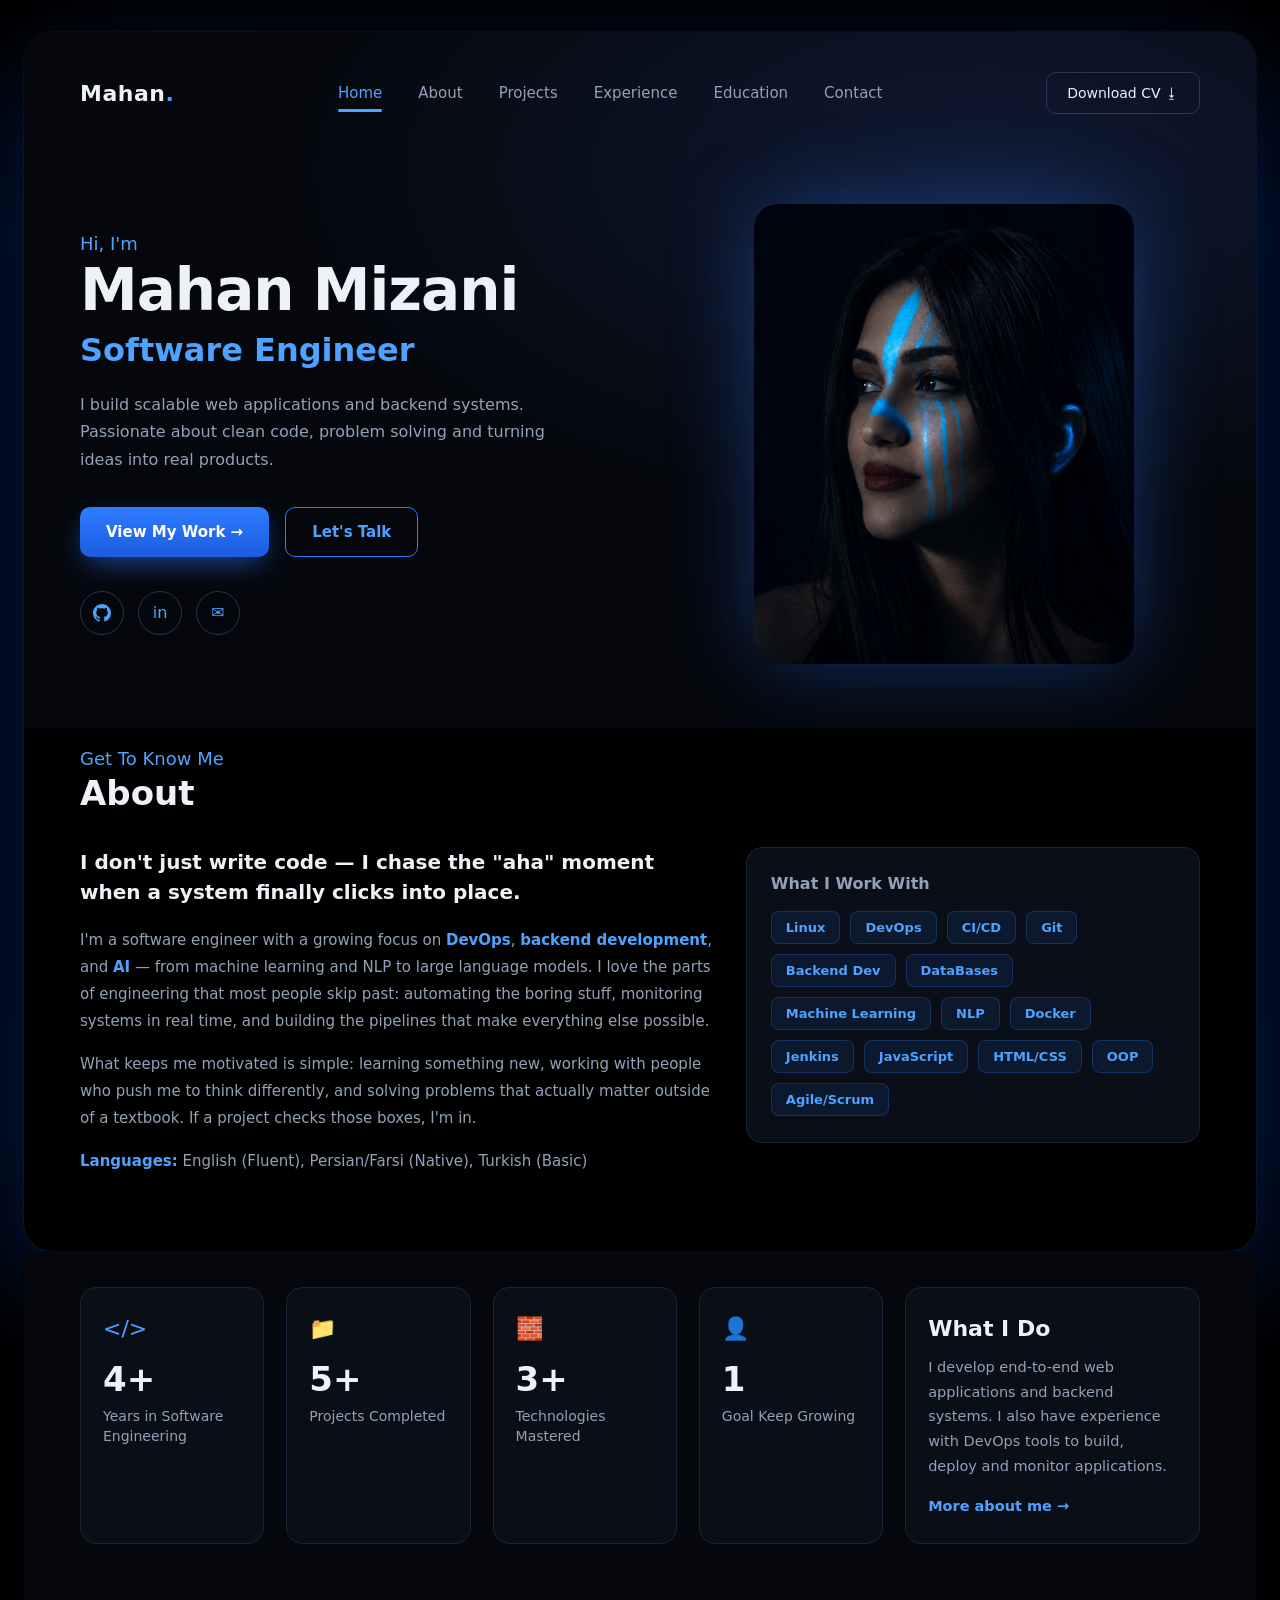
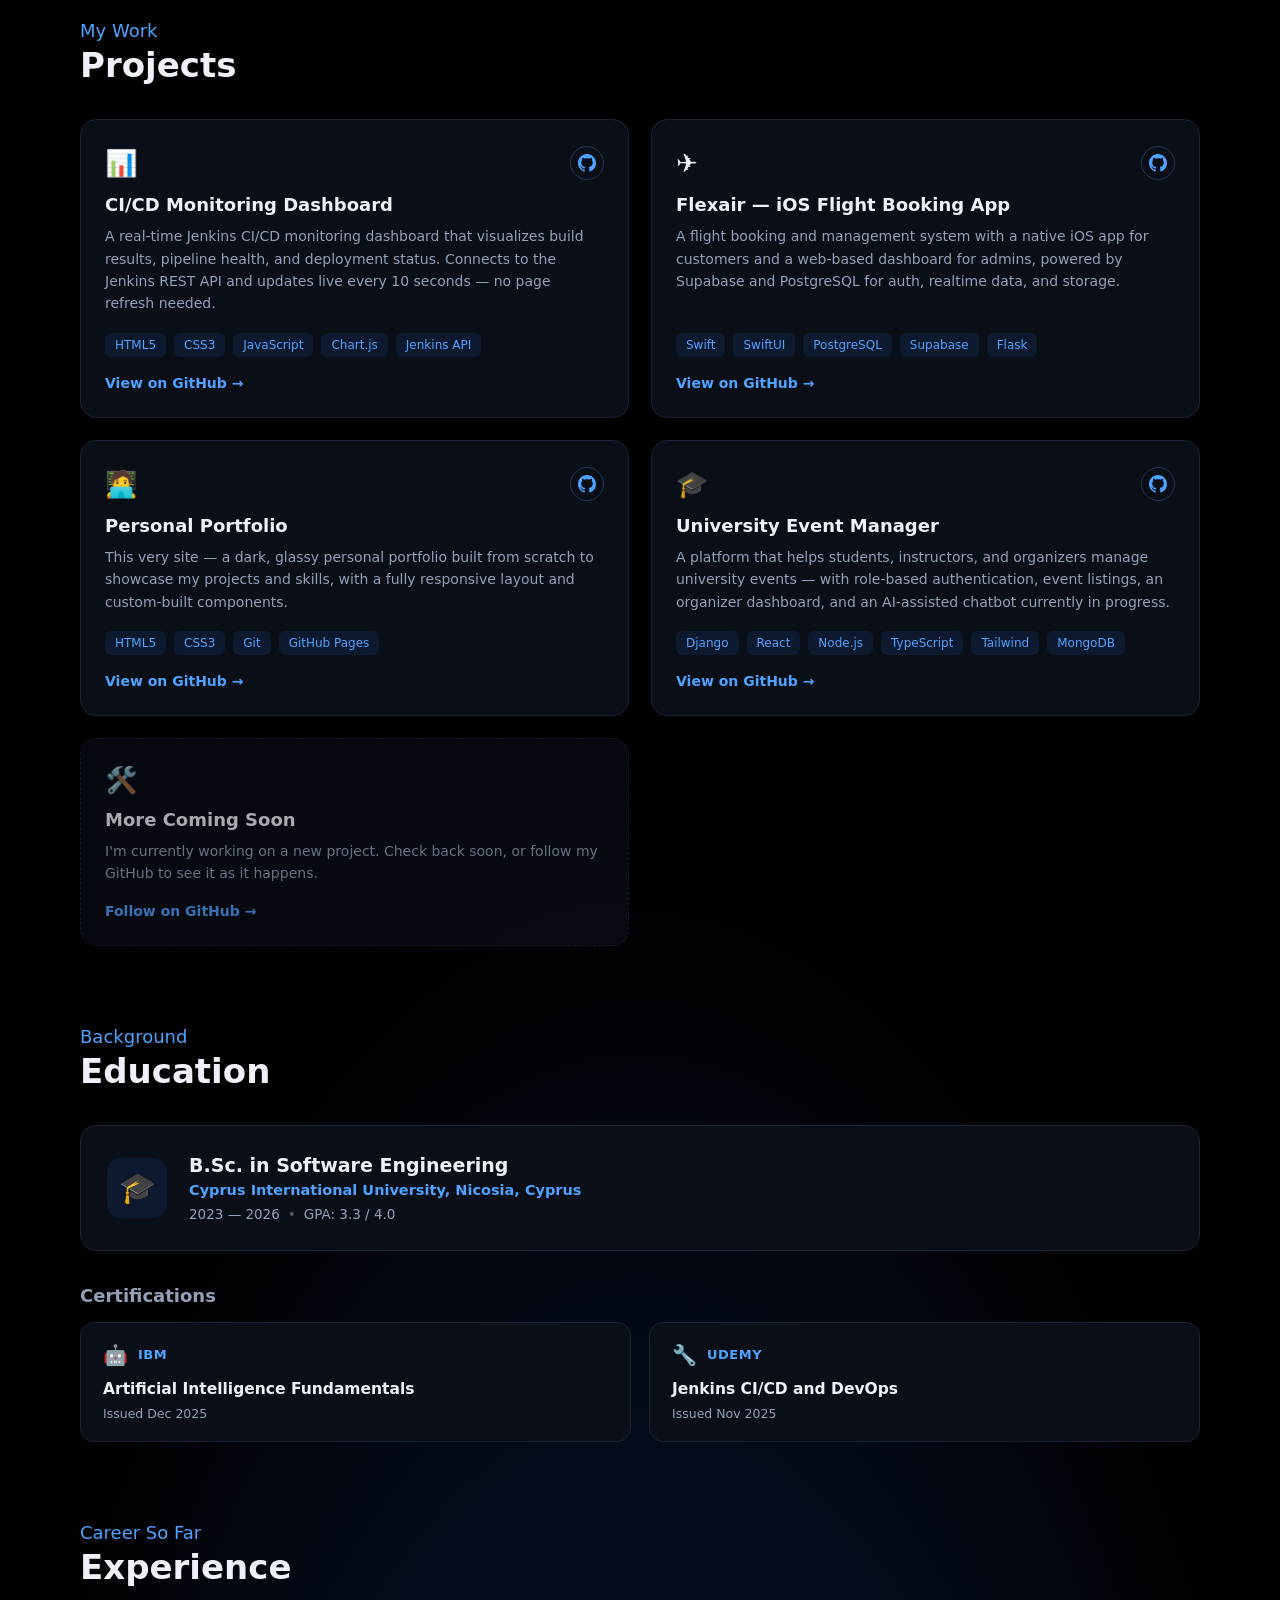
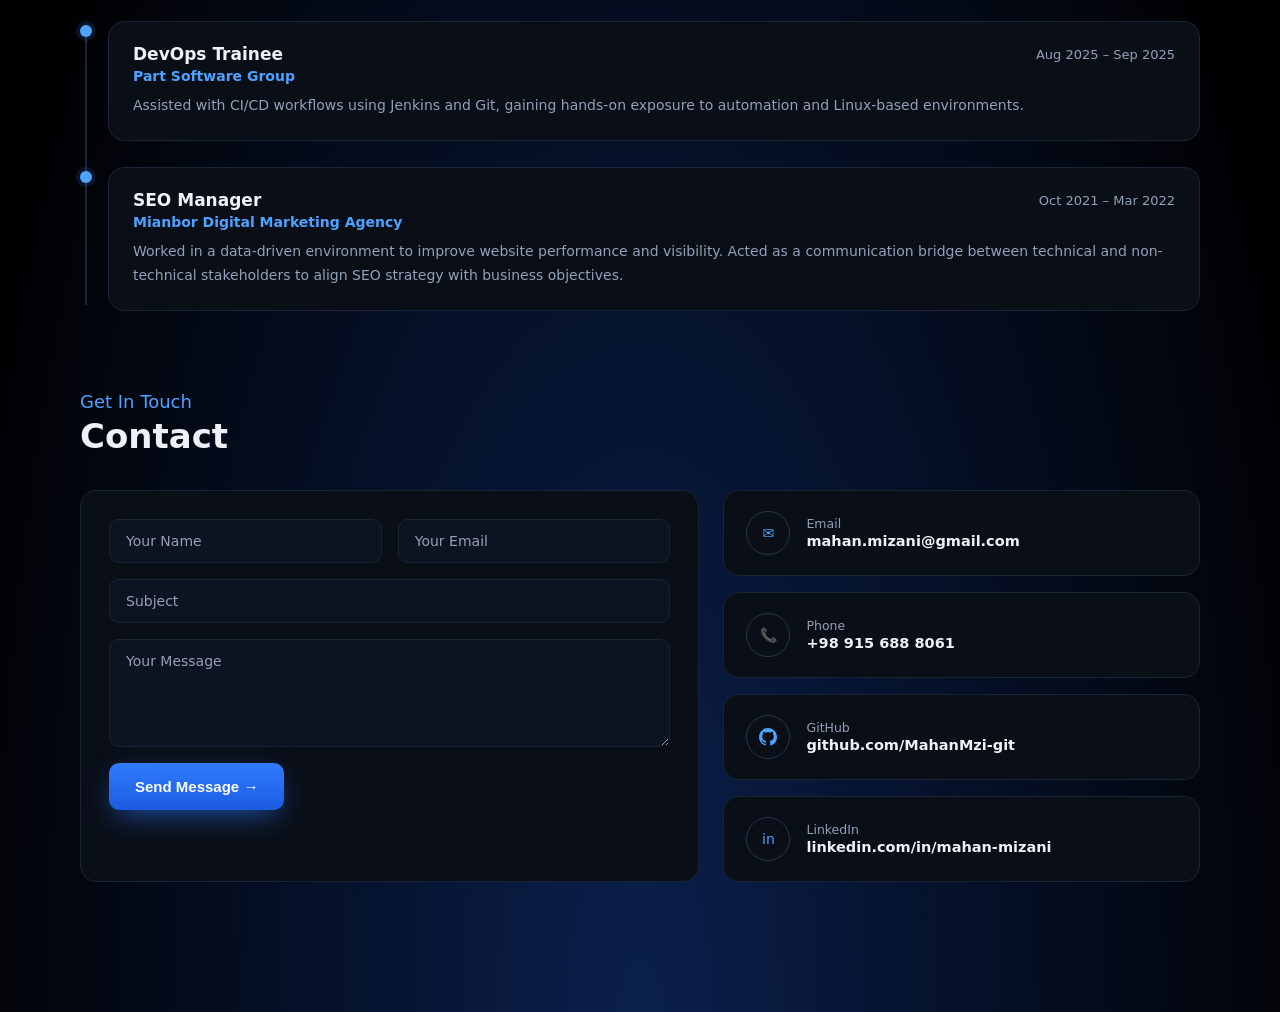
<file: index.html>
<!DOCTYPE html>
<html lang="en" dir="ltr">
<head>
<meta charset="UTF-8">
<meta name="viewport" content="width=device-width, initial-scale=1.0">
<title>Mahan Mizani — Software Engineer</title>
<link rel="stylesheet" href="pfstyle.css"></head>
<body>
  <div class="frame">
    <section class="hero">
      <nav>
        <div class="logo">Mahan<span class="dot">.</span></div>
        <ul class="nav-links">
          <li><a href="#home" class="active">Home</a></li>
          <li><a href="#about">About</a></li>
          <li><a href="#projects">Projects</a></li>
          <li><a href="#experience">Experience</a></li>
          <li><a href="#education">Education</a></li>
          <li><a href="#contact">Contact</a></li>
        </ul>
          <a href="mahan-mizani-CV-junior software-engineer.pdf" download class="cv-btn">Download CV ⭳</a>
      </nav>

      <div class="hero-grid">
        <div>
          <p class="eyebrow">Hi, I'm</p>
          <h1 class="name">Mahan Mizani</h1>
          <h2 class="role">Software Engineer</h2>
          <p class="intro">I build scalable web applications and backend systems. Passionate about clean code, problem solving and turning ideas into real products.</p>
          <div class="cta-row">
            <a href="#projects" class="btn-primary">View My Work →</a>
            <a href="#contact" class="btn-secondary">Let's Talk</a>
          </div>
          <div class="social-row">
            <a href="#" title="GitHub"><svg class="icon-svg" viewBox="0 0 24 24"><path d="M12 0C5.37 0 0 5.37 0 12c0 5.31 3.435 9.795 8.205 11.385.6.105.825-.255.825-.57 0-.285-.015-1.23-.015-2.235-3.015.555-3.795-.735-4.035-1.41-.135-.345-.72-1.41-1.23-1.695-.42-.225-1.02-.78-.015-.795.945-.015 1.62.87 1.845 1.23 1.08 1.815 2.805 1.305 3.495.99.105-.78.42-1.305.765-1.605-2.67-.3-5.46-1.335-5.46-5.925 0-1.305.465-2.385 1.23-3.225-.12-.3-.54-1.53.12-3.18 0 0 1.005-.315 3.3 1.23.96-.27 1.98-.405 3-.405s2.04.135 3 .405c2.295-1.56 3.3-1.23 3.3-1.23.66 1.65.24 2.88.12 3.18.765.84 1.23 1.905 1.23 3.225 0 4.605-2.805 5.625-5.475 5.925.435.375.81 1.095.81 2.22 0 1.605-.015 2.895-.015 3.3 0 .315.225.69.825.57A12.02 12.02 0 0024 12c0-6.63-5.37-12-12-12z"/></svg></a>
            <a href="#" title="LinkedIn">in</a>
            <a href="#" title="Email">✉</a>
          </div>
        </div>

        <div class="portrait-wrap">
          <div class="portrait">
            <img src="mahan-pic.png" alt="Mahan Mizani">
          </div>
        </div>

      </div>
    </section>

    <section class="about-section" id="about">
      <div class="section-heading">
        <p class="eyebrow">Get To Know Me</p>
        <h2>About</h2>
      </div>

      <div class="about-grid">
        <div class="about-text">
          <p class="about-lead">I don't just write code — I chase the "aha" moment when a system finally clicks into place.</p>
          <p>I'm a software engineer with a growing focus on <strong>DevOps</strong>, <strong>backend development</strong>, and <strong>AI</strong> — from machine learning and NLP to large language models. I love the parts of engineering that most people skip past: automating the boring stuff, monitoring systems in real time, and building the pipelines that make everything else possible.</p>
          <p>What keeps me motivated is simple: learning something new, working with people who push me to think differently, and solving problems that actually matter outside of a textbook. If a project checks those boxes, I'm in.</p>
          <p><strong>Languages:</strong> English (Fluent), Persian/Farsi (Native), Turkish (Basic)</p>
        </div>
        

        <div class="about-skills">
          <h3>What I Work With</h3>
          <div class="skills-grid">
            <div class="skill-tag">Linux</div>
            <div class="skill-tag">DevOps</div>
            <div class="skill-tag">CI/CD</div>
            <div class="skill-tag">Git</div>
            <div class="skill-tag">Backend Dev</div>
            <div class="skill-tag">DataBases</div>
            <div class="skill-tag">Machine Learning</div>
            <div class="skill-tag">NLP</div>
            <div class="skill-tag">Docker</div>
            <div class="skill-tag">Jenkins</div>
            <div class="skill-tag">JavaScript</div>
            <div class="skill-tag">HTML/CSS</div>
            <div class="skill-tag">OOP</div>
            <div class="skill-tag">Agile/Scrum</div>
          </div>
          </div>
        </div>
      </div>
    </section>

    <section class="stats-section">
      <div class="stat-card">
        <div class="stat-icon">&lt;/&gt;</div>
        <div class="stat-number">4+</div>
        <div class="stat-label">Years in Software Engineering</div>
      </div>
      <div class="stat-card">
        <div class="stat-icon">📁</div>
        <div class="stat-number">5+</div>
        <div class="stat-label">Projects Completed</div>
      </div>
      <div class="stat-card">
        <div class="stat-icon">🧱</div>
        <div class="stat-number">3+</div>
        <div class="stat-label">Technologies Mastered</div>
      </div>
      <div class="stat-card">
        <div class="stat-icon">👤</div>
        <div class="stat-number">1</div>
        <div class="stat-label">Goal Keep Growing</div>
      </div>
      <div class="what-card">
        <h3>What I Do</h3>
        <p>I develop end-to-end web applications and backend systems. I also have experience with DevOps tools to build, deploy and monitor applications.</p>
        <a href="#about">More about me →</a>
      </div>
    </section>

    <section class="projects-section" id="projects">
      <div class="section-heading">
        <p class="eyebrow">My Work</p>
        <h2>Projects</h2>
      </div>

      <div class="projects-grid">

        <div class="project-card">
          <div class="project-top">
            <span class="project-icon">📊</span>
            <div class="project-links">
              <a href="https://github.com/MahanMzi-git/CI-CD-monitoring-dashboard" target="_blank" title="GitHub Repo"><svg class="icon-svg" viewBox="0 0 24 24"><path d="M12 0C5.37 0 0 5.37 0 12c0 5.31 3.435 9.795 8.205 11.385.6.105.825-.255.825-.57 0-.285-.015-1.23-.015-2.235-3.015.555-3.795-.735-4.035-1.41-.135-.345-.72-1.41-1.23-1.695-.42-.225-1.02-.78-.015-.795.945-.015 1.62.87 1.845 1.23 1.08 1.815 2.805 1.305 3.495.99.105-.78.42-1.305.765-1.605-2.67-.3-5.46-1.335-5.46-5.925 0-1.305.465-2.385 1.23-3.225-.12-.3-.54-1.53.12-3.18 0 0 1.005-.315 3.3 1.23.96-.27 1.98-.405 3-.405s2.04.135 3 .405c2.295-1.56 3.3-1.23 3.3-1.23.66 1.65.24 2.88.12 3.18.765.84 1.23 1.905 1.23 3.225 0 4.605-2.805 5.625-5.475 5.925.435.375.81 1.095.81 2.22 0 1.605-.015 2.895-.015 3.3 0 .315.225.69.825.57A12.02 12.02 0 0024 12c0-6.63-5.37-12-12-12z"/></svg></a>
            </div>
          </div>
          <h3>CI/CD Monitoring Dashboard</h3>
          <p>A real-time Jenkins CI/CD monitoring dashboard that visualizes build results, pipeline health, and deployment status. Connects to the Jenkins REST API and updates live every 10 seconds — no page refresh needed.</p>
          <div class="tech-tags">
            <span>HTML5</span>
            <span>CSS3</span>
            <span>JavaScript</span>
            <span>Chart.js</span>
            <span>Jenkins API</span>
          </div>
          <a class="project-link" href="https://github.com/MahanMzi-git/CI-CD-monitoring-dashboard" target="_blank">View on GitHub →</a>
        </div>

        <div class="project-card">
          <div class="project-top">
            <span class="project-icon">✈️</span>
            <div class="project-links">
              <a href="https://github.com/frimoss/flexair-ios" target="_blank" title="GitHub Repo"><svg class="icon-svg" viewBox="0 0 24 24"><path d="M12 0C5.37 0 0 5.37 0 12c0 5.31 3.435 9.795 8.205 11.385.6.105.825-.255.825-.57 0-.285-.015-1.23-.015-2.235-3.015.555-3.795-.735-4.035-1.41-.135-.345-.72-1.41-1.23-1.695-.42-.225-1.02-.78-.015-.795.945-.015 1.62.87 1.845 1.23 1.08 1.815 2.805 1.305 3.495.99.105-.78.42-1.305.765-1.605-2.67-.3-5.46-1.335-5.46-5.925 0-1.305.465-2.385 1.23-3.225-.12-.3-.54-1.53.12-3.18 0 0 1.005-.315 3.3 1.23.96-.27 1.98-.405 3-.405s2.04.135 3 .405c2.295-1.56 3.3-1.23 3.3-1.23.66 1.65.24 2.88.12 3.18.765.84 1.23 1.905 1.23 3.225 0 4.605-2.805 5.625-5.475 5.925.435.375.81 1.095.81 2.22 0 1.605-.015 2.895-.015 3.3 0 .315.225.69.825.57A12.02 12.02 0 0024 12c0-6.63-5.37-12-12-12z"/></svg></a>
            </div>
          </div>
          <h3>Flexair — iOS Flight Booking App</h3>
          <p>A flight booking and management system with a native iOS app for customers and a web-based dashboard for admins, powered by Supabase and PostgreSQL for auth, realtime data, and storage.</p>
          <div class="tech-tags">
            <span>Swift</span>
            <span>SwiftUI</span>
            <span>PostgreSQL</span>
            <span>Supabase</span>
            <span>Flask</span>
          </div>
          <a class="project-link" href="https://github.com/frimoss/flexair-ios" target="_blank">View on GitHub →</a>
        </div>

        <div class="project-card">
          <div class="project-top">
            <span class="project-icon">🧑‍💻</span>
            <div class="project-links">
              <a href="https://github.com/MahanMzi-git/portfolio" target="_blank" title="GitHub Repo"><svg class="icon-svg" viewBox="0 0 24 24"><path d="M12 0C5.37 0 0 5.37 0 12c0 5.31 3.435 9.795 8.205 11.385.6.105.825-.255.825-.57 0-.285-.015-1.23-.015-2.235-3.015.555-3.795-.735-4.035-1.41-.135-.345-.72-1.41-1.23-1.695-.42-.225-1.02-.78-.015-.795.945-.015 1.62.87 1.845 1.23 1.08 1.815 2.805 1.305 3.495.99.105-.78.42-1.305.765-1.605-2.67-.3-5.46-1.335-5.46-5.925 0-1.305.465-2.385 1.23-3.225-.12-.3-.54-1.53.12-3.18 0 0 1.005-.315 3.3 1.23.96-.27 1.98-.405 3-.405s2.04.135 3 .405c2.295-1.56 3.3-1.23 3.3-1.23.66 1.65.24 2.88.12 3.18.765.84 1.23 1.905 1.23 3.225 0 4.605-2.805 5.625-5.475 5.925.435.375.81 1.095.81 2.22 0 1.605-.015 2.895-.015 3.3 0 .315.225.69.825.57A12.02 12.02 0 0024 12c0-6.63-5.37-12-12-12z"/></svg></a>
            </div>
          </div>
          <h3>Personal Portfolio</h3>
          <p>This very site — a dark, glassy personal portfolio built from scratch to showcase my projects and skills, with a fully responsive layout and custom-built components.</p>
          <div class="tech-tags">
            <span>HTML5</span>
            <span>CSS3</span>
            <span>Git</span>
            <span>GitHub Pages</span>
          </div>
          <a class="project-link" href="https://github.com/MahanMzi-git/portfolio" target="_blank">View on GitHub →</a>
        </div>

        <div class="project-card">
          <div class="project-top">
            <span class="project-icon">🎓</span>
            <div class="project-links">
              <a href="https://github.com/Neginadg/university-event-manager" target="_blank" title="GitHub Repo"><svg class="icon-svg" viewBox="0 0 24 24"><path d="M12 0C5.37 0 0 5.37 0 12c0 5.31 3.435 9.795 8.205 11.385.6.105.825-.255.825-.57 0-.285-.015-1.23-.015-2.235-3.015.555-3.795-.735-4.035-1.41-.135-.345-.72-1.41-1.23-1.695-.42-.225-1.02-.78-.015-.795.945-.015 1.62.87 1.845 1.23 1.08 1.815 2.805 1.305 3.495.99.105-.78.42-1.305.765-1.605-2.67-.3-5.46-1.335-5.46-5.925 0-1.305.465-2.385 1.23-3.225-.12-.3-.54-1.53.12-3.18 0 0 1.005-.315 3.3 1.23.96-.27 1.98-.405 3-.405s2.04.135 3 .405c2.295-1.56 3.3-1.23 3.3-1.23.66 1.65.24 2.88.12 3.18.765.84 1.23 1.905 1.23 3.225 0 4.605-2.805 5.625-5.475 5.925.435.375.81 1.095.81 2.22 0 1.605-.015 2.895-.015 3.3 0 .315.225.69.825.57A12.02 12.02 0 0024 12c0-6.63-5.37-12-12-12z"/></svg></a>
            </div>
          </div>
          <h3>University Event Manager</h3>
          <p>A platform that helps students, instructors, and organizers manage university events — with role-based authentication, event listings, an organizer dashboard, and an AI-assisted chatbot currently in progress.</p>
          <div class="tech-tags">
            <span>Django</span>
            <span>React</span>
            <span>Node.js</span>
            <span>TypeScript</span>
            <span>Tailwind</span>
            <span>MongoDB</span>
          </div>
          <a class="project-link" href="https://github.com/Neginadg/university-event-manager" target="_blank">View on GitHub →</a>
        </div>

        <div class="project-card project-card-empty">
          <div class="project-top">
            <span class="project-icon">🛠️</span>
          </div>
          <h3>More Coming Soon</h3>
          <p>I'm currently working on a new project. Check back soon, or follow my GitHub to see it as it happens.</p>
          <a class="project-link" href="https://github.com/MahanMzi-git" target="_blank">Follow on GitHub →</a>
        </div>

      </div>
    </section>

    <section class="education-section" id="education">
      <div class="section-heading">
        <p class="eyebrow">Background</p>
        <h2>Education</h2>
      </div>

      <div class="edu-degree-card">
        <div class="edu-degree-icon">🎓</div>
        <div class="edu-degree-info">
          <h3>B.Sc. in Software Engineering</h3>
          <p class="edu-school">Cyprus International University, Nicosia, Cyprus</p>
          <div class="edu-meta">
            <span>2023 — 2026</span>
            <span class="edu-dot">•</span>
            <span>GPA: 3.3 / 4.0</span>
          </div>
        </div>
      </div>

      <h3 class="cert-heading">Certifications</h3>
      <div class="cert-grid">

        <a class="cert-card" href="https://www.credly.com/badges/a3f6d63c-a4c2-4672-b93e-69265803012b" target="_blank">
          <div class="cert-top">
            <span class="cert-icon">🤖</span>
            <span class="cert-issuer">IBM</span>
          </div>
          <h4>Artificial Intelligence Fundamentals</h4>
          <p class="cert-date">Issued Dec 2025</p>
        </a>

        <a class="cert-card" href="https://www.udemy.com/certificate/UC-9dd2ca29-bd3f-4abe-a760-454fb350500b/" target="_blank">
          <div class="cert-top">
            <span class="cert-icon">🔧</span>
            <span class="cert-issuer">Udemy</span>
          </div>
          <h4>Jenkins CI/CD and DevOps</h4>
          <p class="cert-date">Issued Nov 2025</p>
        </a>

      </div>
    </section>

    <section class="experience-section" id="experience">
      <div class="section-heading">
        <p class="eyebrow">Career So Far</p>
        <h2>Experience</h2>
      </div>

      <div class="timeline">

        <div class="timeline-item">
          <div class="timeline-dot"></div>
          <div class="timeline-content">
            <div class="timeline-top">
              <h3>DevOps Trainee</h3>
              <span class="timeline-date">Aug 2025 – Sep 2025</span>
            </div>
            <p class="timeline-company">Part Software Group</p>
            <p class="timeline-desc">Assisted with CI/CD workflows using Jenkins and Git, gaining hands-on exposure to automation and Linux-based environments.</p>
          </div>
        </div>

        <div class="timeline-item">
          <div class="timeline-dot"></div>
          <div class="timeline-content">
            <div class="timeline-top">
              <h3>SEO Manager</h3>
              <span class="timeline-date">Oct 2021 – Mar 2022</span>
            </div>
            <p class="timeline-company">Mianbor Digital Marketing Agency</p>
            <p class="timeline-desc">Worked in a data-driven environment to improve website performance and visibility. Acted as a communication bridge between technical and non-technical stakeholders to align SEO strategy with business objectives.</p>
          </div>
        </div>

      </div>
    </section>
    
    <section class="contact-section" id="contact">
      <div class="section-heading">
        <p class="eyebrow">Get In Touch</p>
        <h2>Contact</h2>
      </div>

      <div class="contact-grid">

        <form class="contact-form" action="https://formspree.io/f/myegwyel" method="POST">
          <div class="form-row">
            <input type="text" name="name" placeholder="Your Name" required>
            <input type="email" name="email" placeholder="Your Email" required>
          </div>
          <input type="text" name="subject" placeholder="Subject" required>
          <textarea name="message" rows="5" placeholder="Your Message" required></textarea>
          <button type="submit" class="btn-primary">Send Message →</button>
        </form>

        <div class="contact-info">
          <a class="contact-info-card" href="mailto:mahan.mizani@gmail.com">
            <span class="contact-icon">✉</span>
            <div>
              <p class="contact-label">Email</p>
              <p class="contact-value">mahan.mizani@gmail.com</p>
            </div>
          </a>
          <a class="contact-info-card" href="tel:+989156888061">
            <span class="contact-icon">📞</span>
            <div>
              <p class="contact-label">Phone</p>
              <p class="contact-value">+98 915 688 8061</p>
            </div>
          </a>

          <a class="contact-info-card" href="https://github.com/MahanMzi-git" target="_blank">
            <span class="contact-icon"><svg class="icon-svg" viewBox="0 0 24 24"><path d="M12 0C5.37 0 0 5.37 0 12c0 5.31 3.435 9.795 8.205 11.385.6.105.825-.255.825-.57 0-.285-.015-1.23-.015-2.235-3.015.555-3.795-.735-4.035-1.41-.135-.345-.72-1.41-1.23-1.695-.42-.225-1.02-.78-.015-.795.945-.015 1.62.87 1.845 1.23 1.08 1.815 2.805 1.305 3.495.99.105-.78.42-1.305.765-1.605-2.67-.3-5.46-1.335-5.46-5.925 0-1.305.465-2.385 1.23-3.225-.12-.3-.54-1.53.12-3.18 0 0 1.005-.315 3.3 1.23.96-.27 1.98-.405 3-.405s2.04.135 3 .405c2.295-1.56 3.3-1.23 3.3-1.23.66 1.65.24 2.88.12 3.18.765.84 1.23 1.905 1.23 3.225 0 4.605-2.805 5.625-5.475 5.925.435.375.81 1.095.81 2.22 0 1.605-.015 2.895-.015 3.3 0 .315.225.69.825.57A12.02 12.02 0 0024 12c0-6.63-5.37-12-12-12z"/></svg></span>
            <div>
              <p class="contact-label">GitHub</p>
              <p class="contact-value">github.com/MahanMzi-git</p>
            </div>
          </a>

          <a class="contact-info-card" href="https://www.linkedin.com/in/mahan-mizani-180486149" target="_blank">
            <span class="contact-icon">in</span>
            <div>
              <p class="contact-label">LinkedIn</p>
              <p class="contact-value">linkedin.com/in/mahan-mizani</p>
            </div>
          </a>
        </div>

      </div>
    </section>

    <button id="scrollTopBtn" title="Back to top">
      <svg viewBox="0 0 24 24" width="20" height="20" fill="none" stroke="currentColor" stroke-width="2.5" stroke-linecap="round" stroke-linejoin="round">
        <path d="M12 19V5"/>
        <path d="M5 12l7-7 7 7"/>
      </svg>
    </button>
    <script>
    const scrollTopBtn = document.getElementById('scrollTopBtn');
    window.addEventListener('scroll', () => {
      if (window.scrollY > 400) {
        scrollTopBtn.classList.add('show');
      } else {
        scrollTopBtn.classList.remove('show');
      }
    });
    scrollTopBtn.addEventListener('click', () => {
      window.scrollTo({ top: 0, behavior: 'smooth' });
    });
  </script>
  </div>
</body>
</html>
</file>
<file: pfstyle.css>
:root{
  --bg:#05070c;
  --panel:#0a0e17;
  --panel-border:#1a2436;
  --blue:#2f7bff;
  --blue-bright:#4da3ff;
  --text:#eef2f8;
  --muted:#93a1b8;
}
*{box-sizing:border-box; margin:0; padding:0;}
html{ scroll-behavior: smooth; }
html,body{background:#000; color:var(--text); font-family:'Segoe UI', system-ui, -apple-system, sans-serif;}

body{
  padding: 32px 24px 60px;
  background: radial-gradient(ellipse 80% 60% at 50% 100%, rgba(30,90,220,0.35), transparent 70%);
}

.frame{
  max-width: 1400px;
  margin: 0 auto;
  border-radius: 28px;
  overflow: hidden;
  box-shadow: 0 0 0 1px rgba(255,255,255,0.03), 0 40px 120px -20px rgba(0, 90, 255, 0.45);
}

.hero{
  background: radial-gradient(1200px 600px at 78% 20%, rgba(35,60,120,0.35), transparent 60%), #05070c;
  position: relative;
  padding: 40px 56px 64px;
}

nav{
  display:flex;
  align-items:center;
  justify-content:space-between;
  margin-bottom: 90px;
  flex-wrap: wrap;
  gap: 20px;
}

.logo{ font-size: 22px; font-weight: 700; letter-spacing: 0.5px; }
.logo .dot{ color: var(--blue-bright); }

.nav-links{
  display:flex;
  gap: 36px;
  list-style:none;
  color: var(--muted);
  font-size: 15px;
}
.nav-links a{
  color: inherit;
  text-decoration:none;
  position:relative;
  padding-bottom: 10px;
  transition: color .2s ease;
}
.nav-links a:hover{ color: var(--text); }
.nav-links a.active{ color: var(--blue-bright); }
.nav-links a.active::after{
  content:"";
  position:absolute;
  left:0; right:0; bottom:0;
  height: 3px;
  border-radius: 2px;
  background: var(--blue-bright);
}

.cv-btn{
  display:flex; align-items:center; gap:8px;
  background: transparent;
  border: 1px solid #2a3958;
  color: var(--text);
  padding: 12px 20px;
  border-radius: 10px;
  font-size: 14px;
  cursor:pointer;
  transition: border-color .2s ease, background .2s ease;
}
.cv-btn:hover{ border-color: var(--blue-bright); background: rgba(47,123,255,0.08); }

.hero-grid{
  display:grid;
  grid-template-columns: 1.05fr 0.95fr;
  align-items:center;
  gap: 40px;
}

.eyebrow{ color: var(--blue-bright); font-size: 18px; margin-bottom: 6px; }
h1.name{ font-size: clamp(28px, 8vw, 58px); font-weight: 800; line-height: 1.05; margin-bottom: 10px; letter-spacing: -1px; }
h2.role{ font-size: clamp(18px, 5vw, 32px); font-weight: 700; color: var(--blue-bright); margin-bottom: 22px; }
p.intro{ color: var(--muted); font-size: clamp(14px, 3.5vw, 16px); line-height: 1.7; max-width: 480px; margin-bottom: 34px; }

.cta-row{ display:flex; gap: 16px; margin-bottom: 34px; flex-wrap: wrap; }

.btn-primary{
  display:flex; align-items:center; gap:10px;
  background: linear-gradient(180deg, #2f7bff, #1c5ce0);
  color:#fff; border:none; padding: 15px 26px; border-radius: 10px;
  font-size: 15px; font-weight:600; cursor:pointer;
  box-shadow: 0 10px 30px -8px rgba(47,123,255,0.7);
  transition: transform .15s ease;
}
.btn-primary:hover{ transform: translateY(-2px); }
.btn-secondary{
  background: transparent; border: 1px solid var(--blue); color: var(--blue-bright);
  padding: 15px 26px; border-radius: 10px; font-size: 15px; font-weight:600; cursor:pointer;
  transition: background .2s ease;
}

.btn-primary,
.btn-secondary{
  text-decoration: none;
}


.btn-secondary:hover{ background: rgba(47,123,255,0.08); }

.social-row{ display:flex; gap:14px; }
.social-row a{
  width: 44px; height:44px; border-radius:50%;
  border: 1px solid #263452; display:flex; align-items:center; justify-content:center;
  color: var(--blue-bright); text-decoration:none;
  transition: border-color .2s ease, background .2s ease;
}
.social-row a:hover{ border-color: var(--blue-bright); background: rgba(47,123,255,0.1); }

.portrait-wrap{
  position:relative;
  display:flex; justify-content:center; align-items:center;
  min-height: 460px;
}
.portrait{
    position:relative;
  width: min(380px, 80vw);
  height: min(460px, 65vw);
  border-radius: 24px;
  background:
    radial-gradient(circle at 32% 30%, rgba(60,90,140,0.5), transparent 55%),
    linear-gradient(160deg, #10151f, #05070c 70%);
  overflow:hidden;
  box-shadow: 0 0 90px -10px rgba(47,123,255,0.45);
}

.neon-lines{ position:absolute; inset:0; }
.neon-lines span{
  position:absolute;
  background: var(--blue-bright);
  filter: drop-shadow(0 0 6px var(--blue-bright)) drop-shadow(0 0 14px rgba(77,163,255,0.8));
  border-radius: 3px;
  opacity:.95;
}
.neon-lines span:nth-child(1){ left:44%; top:16%; width:4px; height:230px; transform:rotate(4deg); }
.neon-lines span:nth-child(2){ left:50%; top:20%; width:3px; height:200px; transform:rotate(3deg); }
.neon-lines span:nth-child(3){ left:56%; top:24%; width:3px; height:170px; transform:rotate(2deg); }
.neon-lines span:nth-child(4){ left:30%; top:44%; width:5px; height:70px; transform:rotate(-30deg); border-radius: 6px; }
.neon-lines span:nth-child(5){ left:76%; top:34%; width:3px; height:90px; transform:rotate(6deg); }

.portrait-caption{
  position:absolute;
  bottom: 14px; left:14px; right:14px;
  font-size: 11px;
  color: var(--muted);
  text-align:center;
  opacity:.55;
}

.stats-section{
  background: #05070c;
  padding: 36px 56px 56px;
  display:grid;
  grid-template-columns: repeat(4, 1fr) 1.6fr;
  gap: 22px;
}
.stat-card, .what-card{
  background: var(--panel);
  border: 1px solid var(--panel-border);
  border-radius: 16px;
  padding: 28px 22px;
}
.stat-card{ text-align:left; }
.stat-icon{ color: var(--blue-bright); margin-bottom: 18px; font-size: 22px; }
.stat-number{ font-size: 34px; font-weight: 800; margin-bottom: 8px; }
.stat-label{ color: var(--muted); font-size: 14px; line-height: 1.4; }
.what-card h3{ font-size: 22px; margin-bottom: 14px; }
.what-card p{ color: var(--muted); font-size: 14.5px; line-height: 1.7; margin-bottom: 18px; }
.what-card a{ color: var(--blue-bright); text-decoration:none; font-size: 14.5px; font-weight:600; }

@media (max-width: 1000px){
  .stats-section{ grid-template-columns: repeat(2,1fr); }
}
@media (max-width: 560px){
  nav{
    margin-bottom: 30px;
    gap: 14px;
  }
  .nav-links{
    flex-wrap: wrap;
    gap: 14px 20px;
    justify-content: center;
    order: 3;
    width: 100%;
  }
  .logo{
    order: 1;
  }
  .cv-btn{
    order: 2;
  }
  .hero{
    padding: 24px 20px 40px;
  }
  .hero-grid{
    grid-template-columns: 1fr;
  }
  .portrait-wrap{
    min-height: unset;
  }
  .portrait{
    width: 260px;
    height: 320px;
    margin: 0 auto;
  }
  h1.name{
    font-size: 32px;
  }
  h2.role{
    font-size: 20px;
  }
}

.projects-section{
  padding: 20px 56px 60px;
}
.section-heading{ margin-bottom: 34px; }
.section-heading h2{ font-size: clamp(26px, 3vw, 34px); font-weight: 800; }
.section-heading .eyebrow{ margin-bottom: 4px; }

.projects-grid{
  display:grid;
  grid-template-columns: repeat(2, 1fr);
  gap: 22px;
}
.project-card{
  background: var(--panel);
  border: 1px solid var(--panel-border);
  border-radius: 16px;
  padding: 26px 24px;
  display:flex;
  flex-direction:column;
  transition: border-color .2s ease, transform .2s ease;
}
.project-card:hover{ border-color: var(--blue-bright); transform: translateY(-3px); }

.project-top{
  display:flex;
  align-items:center;
  justify-content:space-between;
  margin-bottom: 14px;
}
.project-icon{ font-size: 26px; }
.project-links a{
  width: 34px; height:34px; border-radius:50%;
  border: 1px solid #263452; display:flex; align-items:center; justify-content:center;
  color: var(--blue-bright); text-decoration:none; font-size: 12px;
  transition: border-color .2s ease, background .2s ease;
}
.project-links a:hover{ border-color: var(--blue-bright); background: rgba(47,123,255,0.1); }

.project-card h3{ font-size: 18px; margin-bottom: 10px; }
.project-card p{ color: var(--muted); font-size: 14px; line-height: 1.6; margin-bottom: 18px; flex-grow:1; }

.tech-tags{ display:flex; flex-wrap:wrap; gap:8px; margin-bottom: 18px; }
.tech-tags span{
  background: rgba(47,123,255,0.1);
  color: var(--blue-bright);
  font-size: 12px;
  padding: 5px 10px;
  border-radius: 6px;
}

.project-link{
  color: var(--blue-bright);
  text-decoration:none;
  font-size: 14px;
  font-weight:600;
}

.project-card-empty{
  align-items:flex-start;
  justify-content:center;
  border-style: dashed;
  opacity: .7;
}

@media (max-width: 1000px){
  .projects-grid{ grid-template-columns: 1fr; }
  .projects-section{ padding: 20px 20px 40px; }
}

.education-section{
  padding: 20px 56px 60px;
}

.edu-degree-card{
  background: var(--panel);
  border: 1px solid var(--panel-border);
  border-radius: 16px;
  padding: 28px 26px;
  display:flex;
  align-items:center;
  gap: 22px;
  margin-bottom: 34px;
  transition: border-color .2s ease;
}
.edu-degree-card:hover{ border-color: var(--blue-bright); }
.edu-degree-icon{
  font-size: 30px;
  width: 60px; height:60px;
  border-radius: 14px;
  background: rgba(47,123,255,0.1);
  display:flex; align-items:center; justify-content:center;
  flex-shrink:0;
}
.edu-degree-info h3{ font-size: 19px; margin-bottom: 6px; }
.edu-school{ color: var(--blue-bright); font-size: 14.5px; font-weight:600; margin-bottom: 8px; }
.edu-meta{ color: var(--muted); font-size: 13.5px; display:flex; align-items:center; gap:8px; }
.edu-dot{ opacity:.5; }

.cert-heading{ font-size: 18px; margin-bottom: 16px; color: var(--muted); font-weight:600; }

.cert-grid{
  display:grid;
  grid-template-columns: repeat(2, 1fr);
  gap: 18px;
}
.cert-card{
  background: var(--panel);
  border: 1px solid var(--panel-border);
  border-radius: 14px;
  padding: 20px 22px;
  text-decoration:none;
  color: var(--text);
  display:block;
  transition: border-color .2s ease, transform .2s ease;
}
.cert-card:hover{ border-color: var(--blue-bright); transform: translateY(-2px); }
.cert-top{ display:flex; align-items:center; gap:10px; margin-bottom: 12px; }
.cert-icon{ font-size: 20px; }
.cert-issuer{ color: var(--blue-bright); font-size: 13px; font-weight:700; text-transform:uppercase; letter-spacing: 0.5px; }
.cert-card h4{ font-size: 15.5px; margin-bottom: 6px; line-height:1.4; }
.cert-date{ color: var(--muted); font-size: 12.5px; }

@media (max-width: 1000px){
  .education-section{ padding: 20px 20px 40px; }
  .cert-grid{ grid-template-columns: 1fr; }
  .edu-degree-card{ flex-direction:column; text-align:center; }
}

.contact-section{
  padding: 20px 56px 70px;
}

.contact-grid{
  display:grid;
  grid-template-columns: 1.3fr 1fr;
  gap: 24px;
}

.contact-form{
  background: var(--panel);
  border: 1px solid var(--panel-border);
  border-radius: 16px;
  padding: 28px;
  display:flex;
  flex-direction:column;
  gap: 16px;
}
.form-row{ display:flex; gap: 16px; }
.contact-form input,
.contact-form textarea{
  width: 100%;
  background: #0d1320;
  border: 1px solid var(--panel-border);
  border-radius: 10px;
  padding: 13px 16px;
  color: var(--text);
  font-family: inherit;
  font-size: 14px;
  outline: none;
  transition: border-color .2s ease;
}
.contact-form input::placeholder,
.contact-form textarea::placeholder{ color: var(--muted); }
.contact-form input:focus,
.contact-form textarea:focus{ border-color: var(--blue-bright); }
.contact-form textarea{ resize: vertical; }
.contact-form .btn-primary{ align-self:flex-start; border:none; }

.contact-info{
  display:flex;
  flex-direction:column;
  gap: 16px;
}
.contact-info-card{
  background: var(--panel);
  border: 1px solid var(--panel-border);
  border-radius: 16px;
  padding: 20px 22px;
  display:flex;
  align-items:center;
  gap: 16px;
  text-decoration:none;
  color: var(--text);
  transition: border-color .2s ease, transform .2s ease;
}
.contact-info-card:hover{ border-color: var(--blue-bright); transform: translateY(-2px); }
.contact-icon{
  width: 44px; height:44px;
  border-radius:50%;
  border: 1px solid #263452;
  display:flex; align-items:center; justify-content:center;
  color: var(--blue-bright);
  font-size: 14px;
  flex-shrink:0;
}
.contact-label{ color: var(--muted); font-size: 12.5px; margin-bottom: 2px; }
.contact-value{ font-size: 14.5px; font-weight:600; }

@media (max-width: 1000px){
  .contact-section{ padding: 20px 20px 50px; }
  .contact-grid{ grid-template-columns: 1fr; }
  .form-row{ flex-direction:column; }
}

.portrait img{
  width: 100%;
  height: 100%;
  object-fit: cover;
  border-radius: 24px;
}

.about-section{
  padding: 20px 56px 60px;
}

.about-grid{
  display:grid;
  grid-template-columns: 1.4fr 1fr;
  gap: 30px;
  align-items:start;
}

.about-text .about-lead{
  font-size: 20px;
  font-weight: 700;
  color: var(--text);
  line-height: 1.5;
  margin-bottom: 20px;
}
.about-text p{
  color: var(--muted);
  font-size: 15px;
  line-height: 1.8;
  margin-bottom: 16px;
}
.about-text strong{ color: var(--blue-bright); font-weight: 600; }

.about-skills{
  background: var(--panel);
  border: 1px solid var(--panel-border);
  border-radius: 16px;
  padding: 26px 24px;
}
.about-skills h3{ font-size: 16px; margin-bottom: 18px; color: var(--muted); font-weight:600; }

.skills-grid{ display:flex; flex-wrap:wrap; gap:10px; }
.skill-tag{
  background: rgba(47,123,255,0.1);
  border: 1px solid rgba(47,123,255,0.25);
  color: var(--blue-bright);
  font-size: 13px;
  font-weight: 600;
  padding: 8px 14px;
  border-radius: 8px;
}

@media (max-width: 1000px){
  .about-section{ padding: 20px 20px 40px; }
  .about-grid{ grid-template-columns: 1fr; }
}

.experience-section{
  padding: 20px 56px 60px;
}

.timeline{
  position: relative;
  padding-left: 28px;
}
.timeline::before{
  content:"";
  position:absolute;
  left: 5px;
  top: 6px;
  bottom: 6px;
  width: 2px;
  background: var(--panel-border);
}

.timeline-item{
  position: relative;
  margin-bottom: 26px;
}
.timeline-item:last-child{ margin-bottom: 0; }

.timeline-dot{
  position:absolute;
  left: -28px;
  top: 4px;
  width: 12px;
  height: 12px;
  border-radius: 50%;
  background: var(--blue-bright);
  box-shadow: 0 0 0 4px rgba(47,123,255,0.15);
}

.timeline-content{
  background: var(--panel);
  border: 1px solid var(--panel-border);
  border-radius: 16px;
  padding: 22px 24px;
  transition: border-color .2s ease;
}
.timeline-content:hover{ border-color: var(--blue-bright); }

.timeline-top{
  display:flex;
  align-items:center;
  justify-content:space-between;
  flex-wrap: wrap;
  gap: 8px;
  margin-bottom: 4px;
}
.timeline-top h3{ font-size: 17px; }
.timeline-date{ color: var(--muted); font-size: 13px; white-space: nowrap; }
.timeline-company{ color: var(--blue-bright); font-size: 14px; font-weight: 600; margin-bottom: 10px; }
.timeline-desc{ color: var(--muted); font-size: 14px; line-height: 1.7; }

@media (max-width: 1000px){
  .experience-section{ padding: 20px 20px 40px; }
  .timeline-top{ flex-direction: column; align-items: flex-start; }
}

.icon-svg{
  width: 18px;
  height: 18px;
  fill: currentColor;
}

.btn-primary,
.btn-secondary,
.cv-btn{
  text-decoration: none;
}

#scrollTopBtn{
  position: fixed;
  bottom: 30px;
  right: 30px;
  width: 48px;
  height: 48px;
  border-radius: 50%;
  background: linear-gradient(180deg, #2f7bff, #1c5ce0);
  color: #fff;
  border: none;
  font-size: 20px;
  cursor: pointer;
  box-shadow: 0 10px 30px -8px rgba(47,123,255,0.7);
  opacity: 0;
  visibility: hidden;
  transform: translateY(10px);
  transition: opacity .3s ease, transform .3s ease, visibility .3s ease;
  z-index: 999;
}
#scrollTopBtn.show{
  opacity: 1;
  visibility: visible;
  transform: translateY(0);
}
#scrollTopBtn:hover{
  transform: translateY(-3px);
}
</file>
